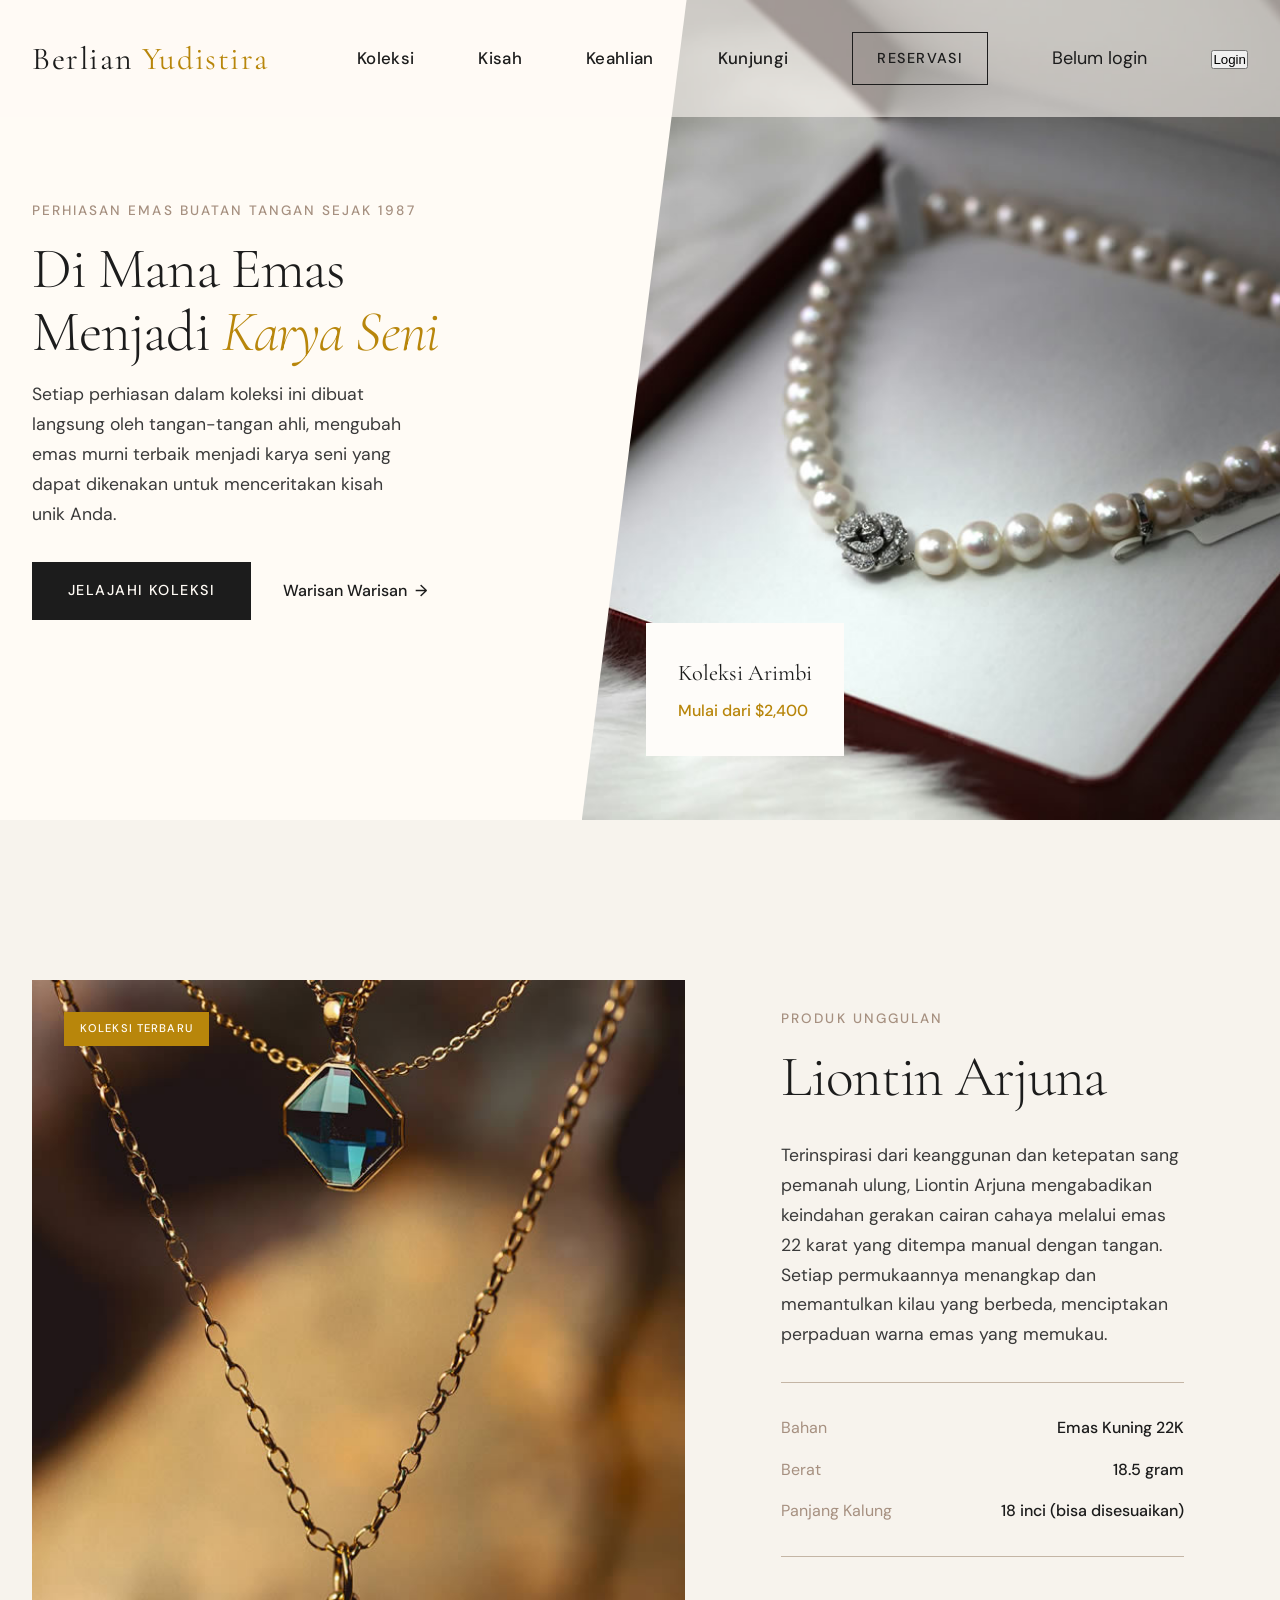
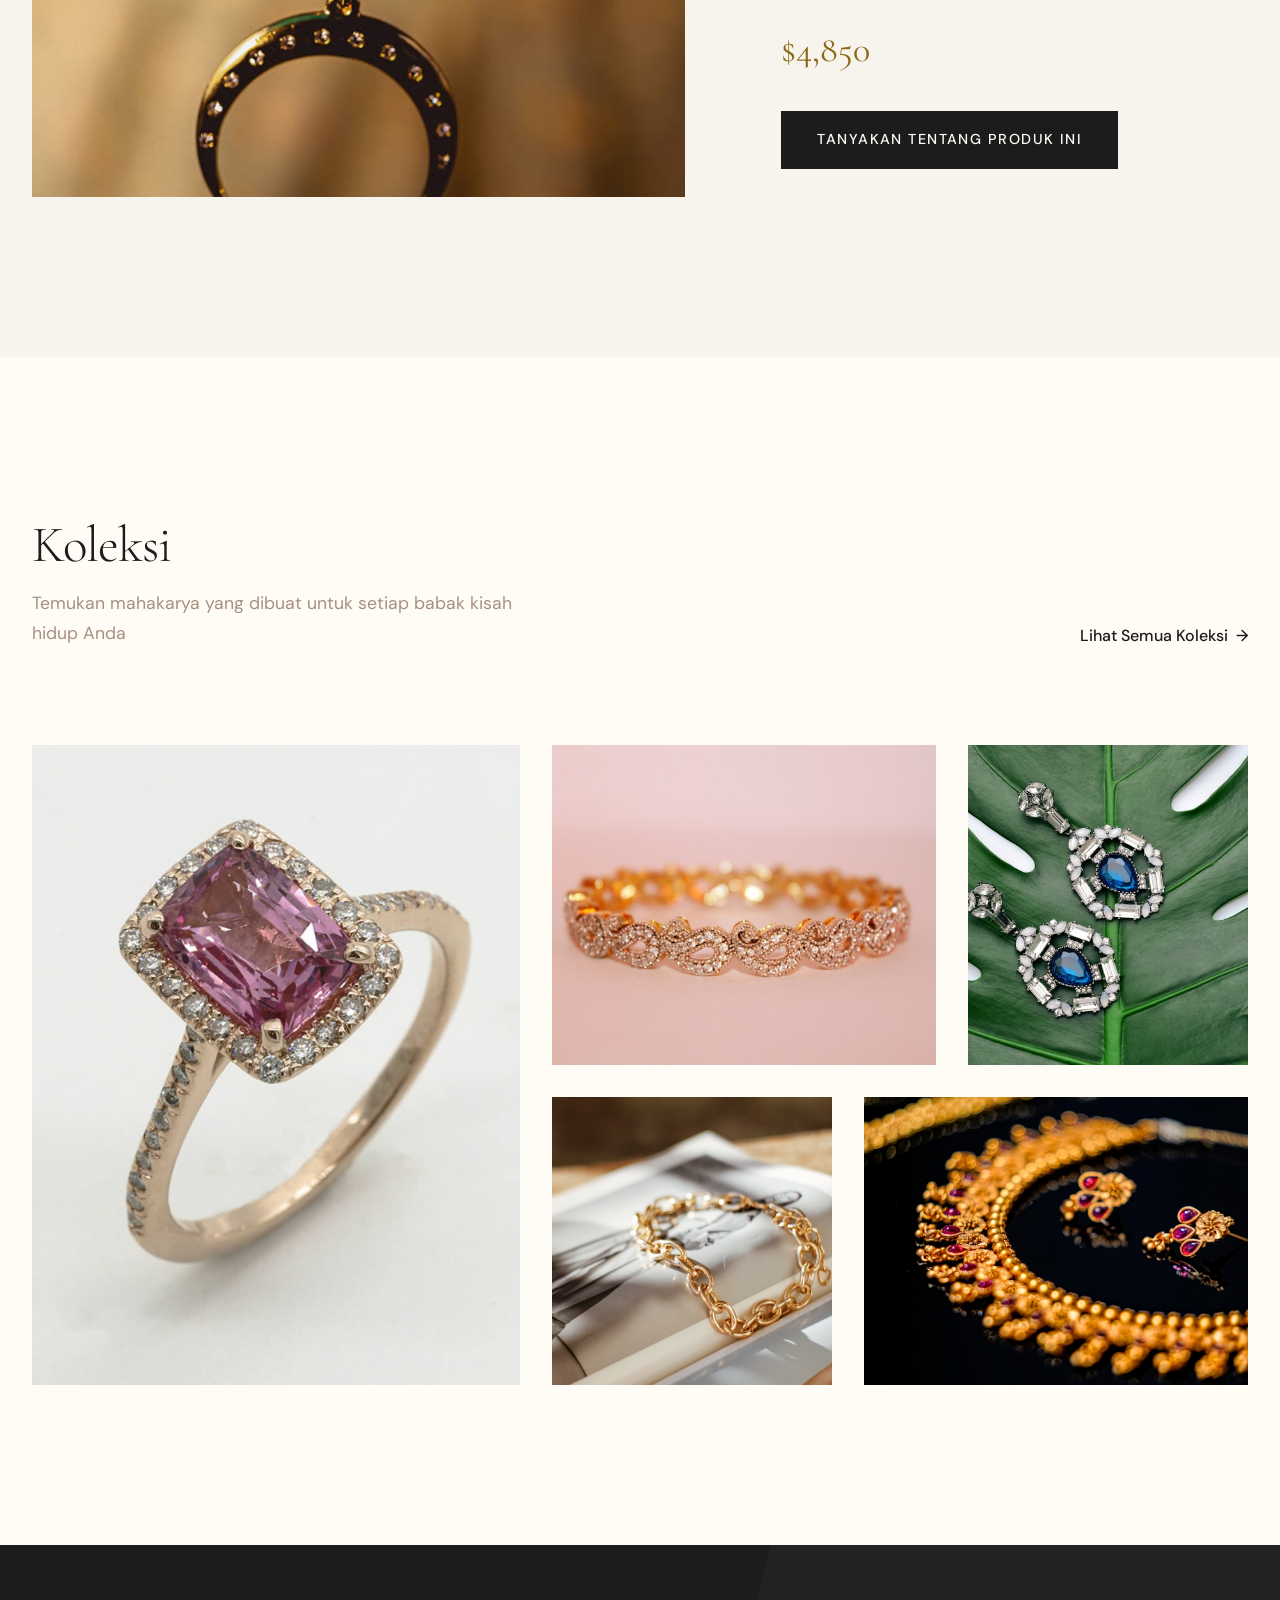
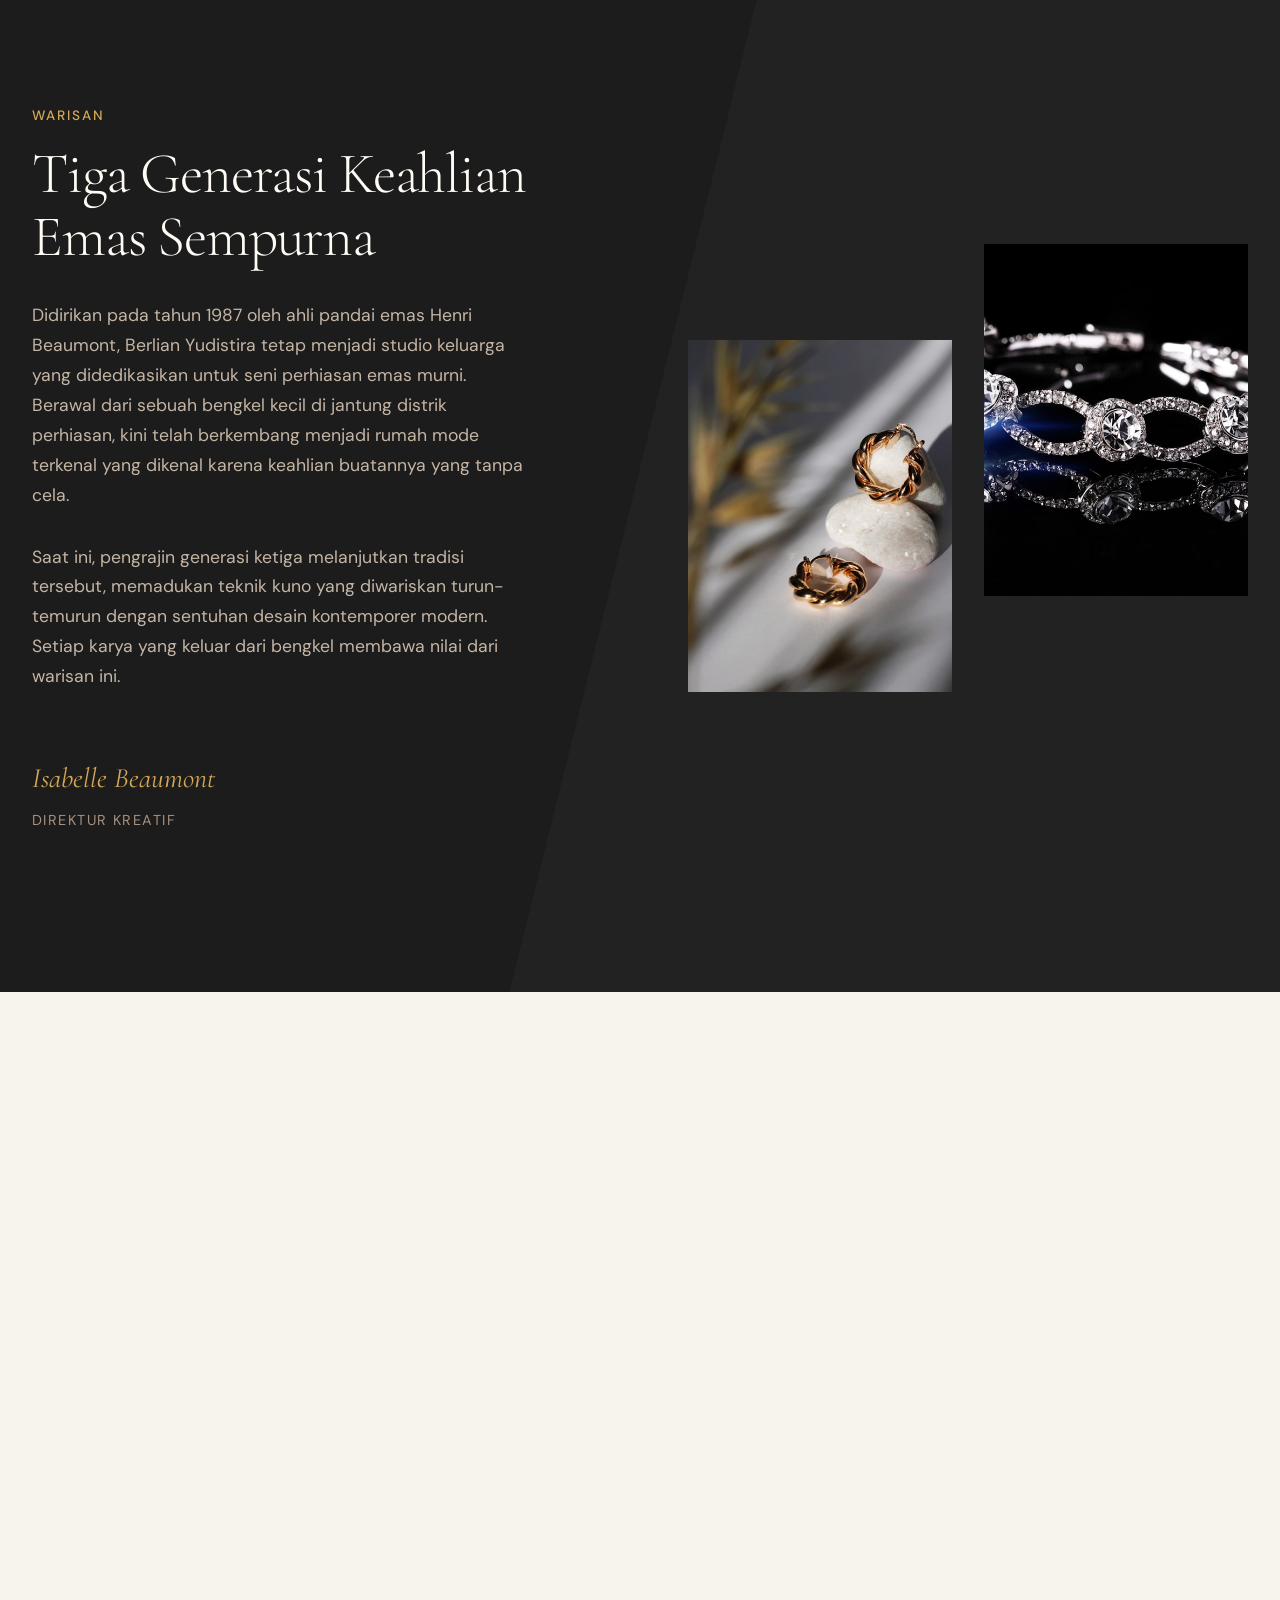
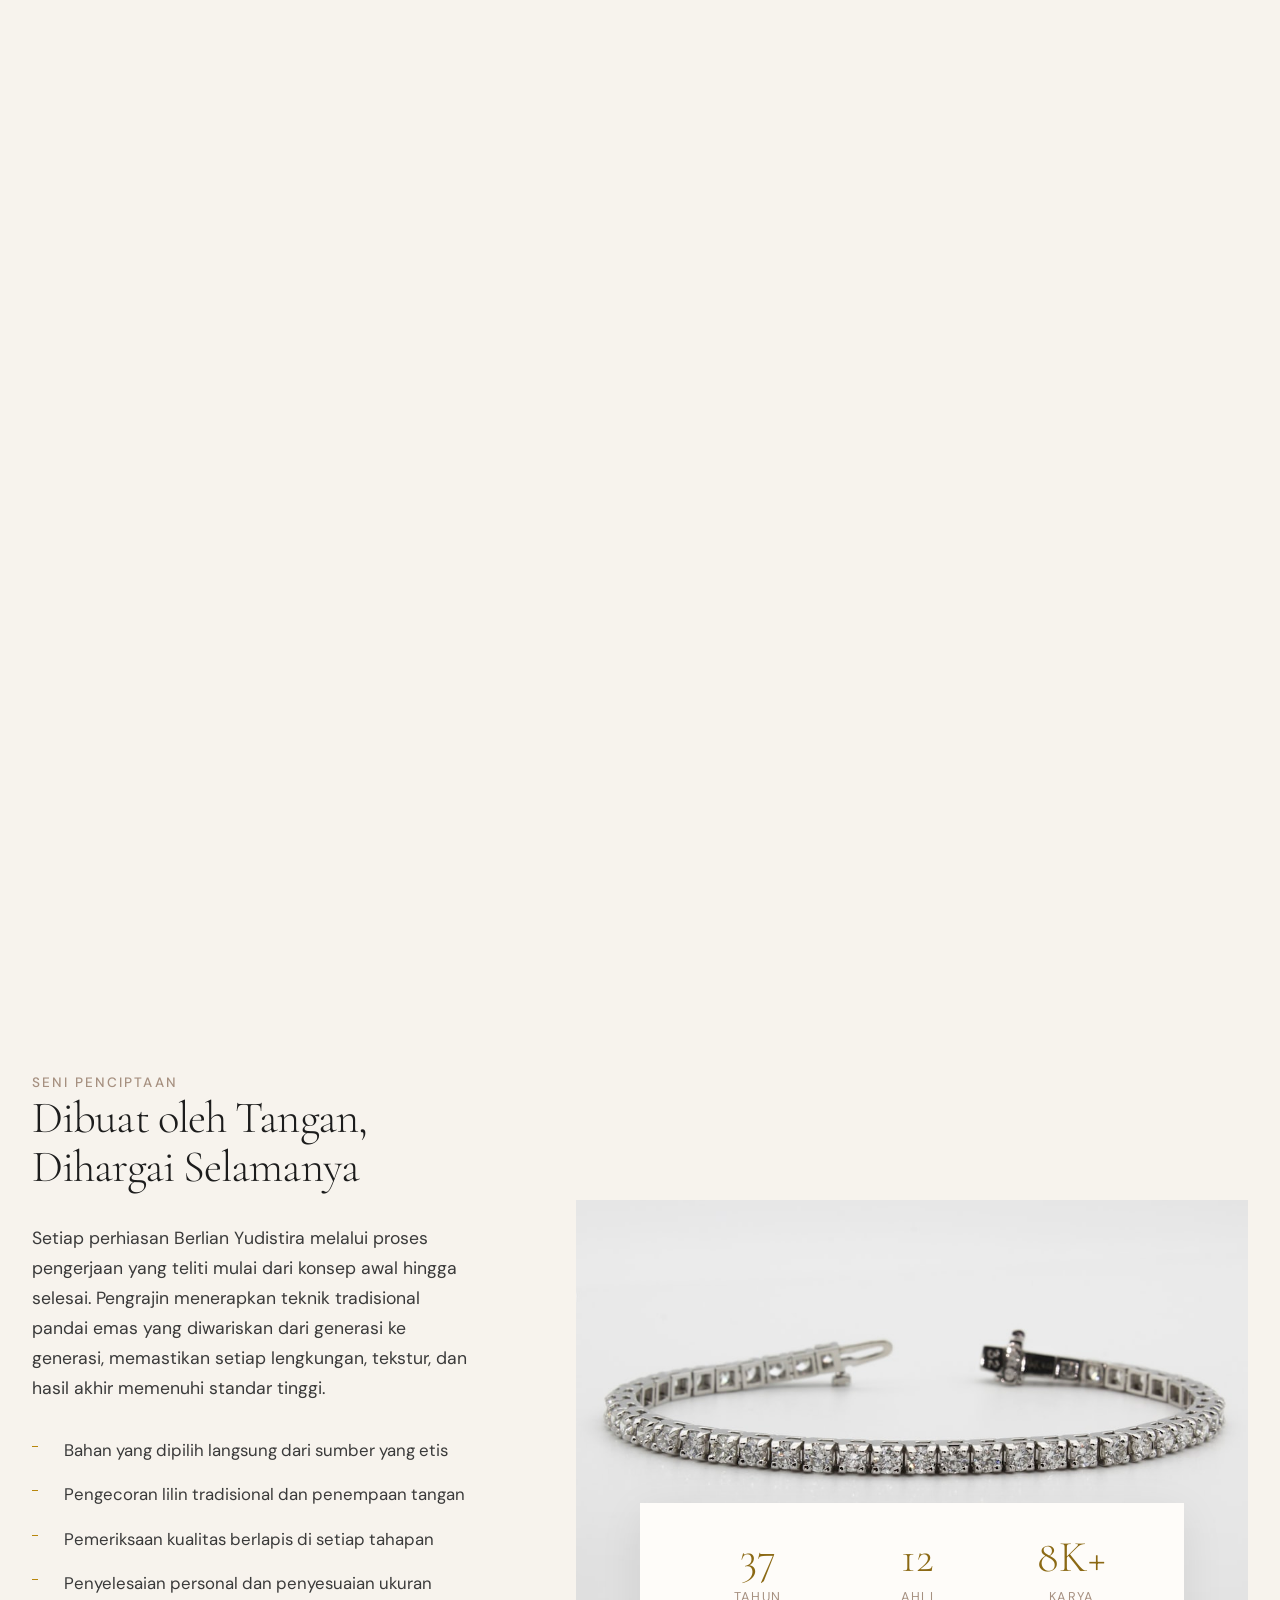
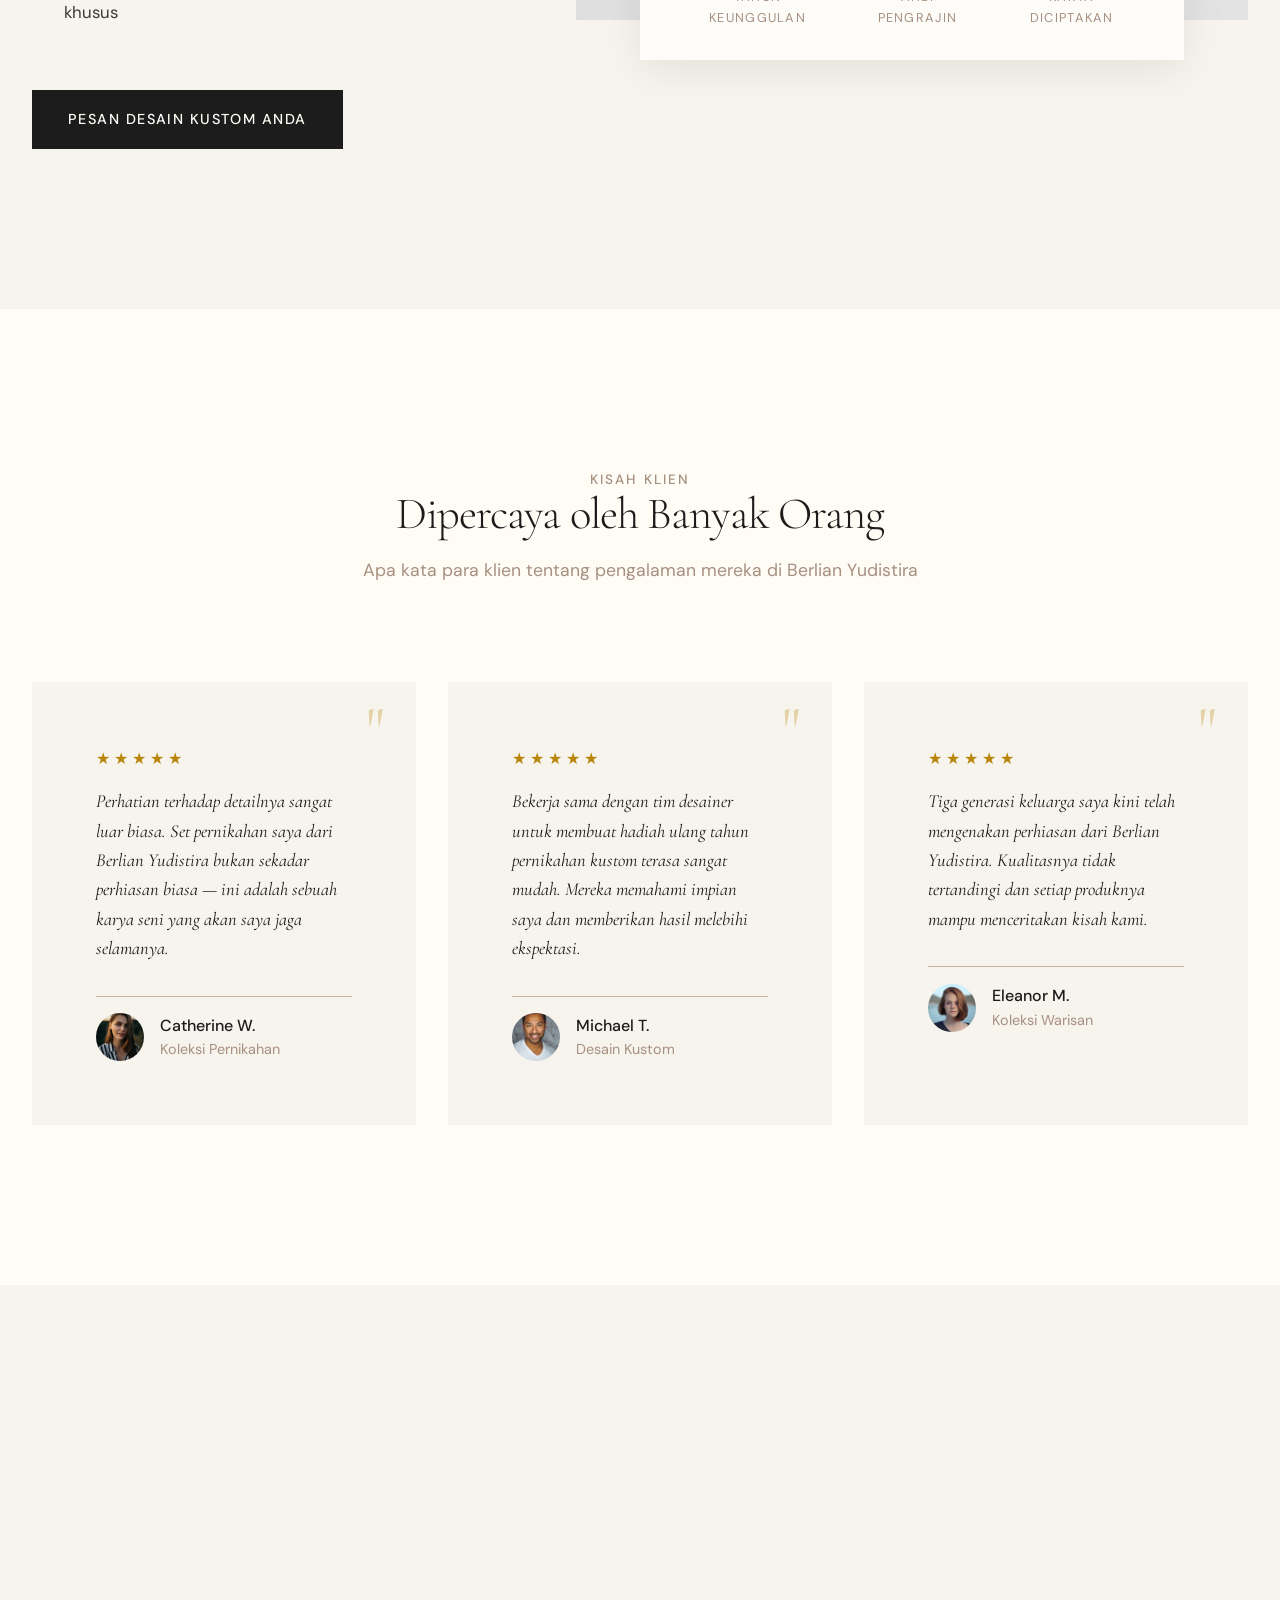
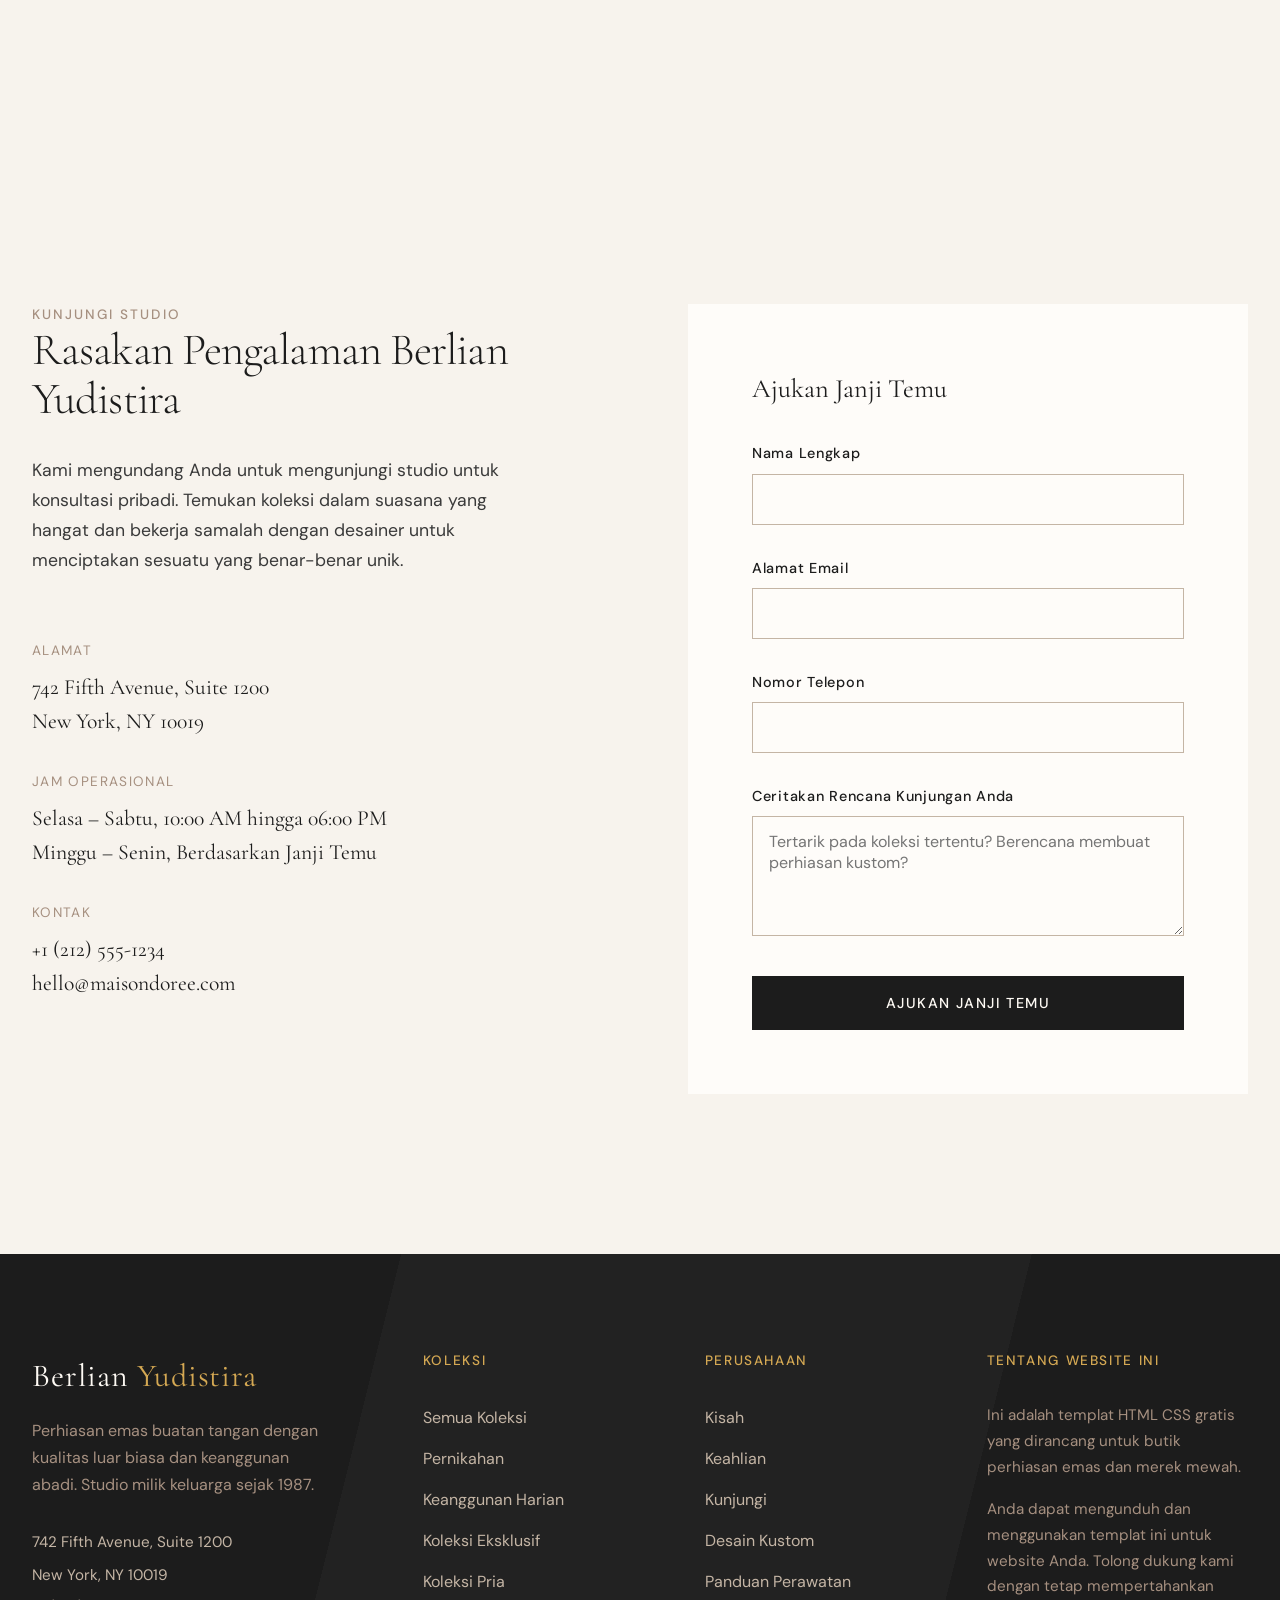
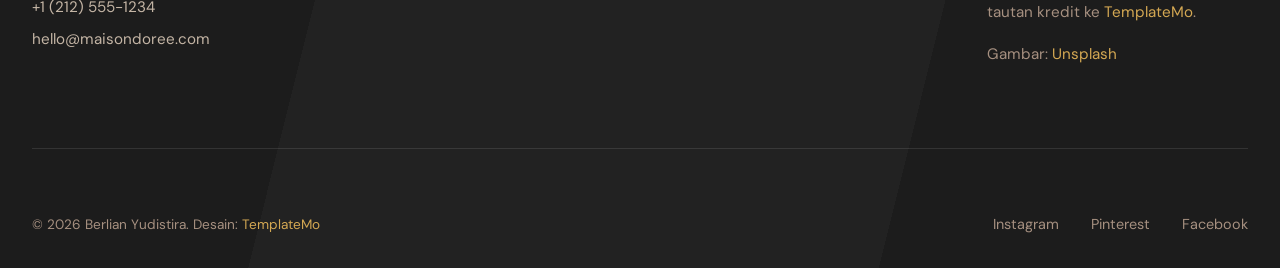
<file: index.html>
<!DOCTYPE html>
<html lang="id">
<head>
    <meta charset="UTF-8">
    <meta name="viewport" content="width=device-width, initial-scale=1.0">
    <title>Berlian Yudistira — Perhiasan Emas Murni</title>
    
    <link rel="preconnect" href="https://fonts.googleapis.com">
    <link rel="preconnect" href="https://fonts.gstatic.com" crossorigin>
    <link href="https://fonts.googleapis.com/css2?family=Cormorant+Garamond:ital,wght@0,300;0,400;0,500;0,600;1,300;1,400&family=DM+Sans:ital,wght@0,400;0,500;0,600;1,400&display=swap" rel="stylesheet">
    <link rel="stylesheet" href="templatemo-maison-style.css">
    </head>
<body>
    <header class="site-header" id="header">
        <div class="container">
            <div class="header-inner">
                <a href="#" class="logo">Berlian <span>Yudistira</span></a>
                
                <nav class="nav-main">
                    <a href="#collections">Koleksi</a>
                    <a href="#story">Kisah</a>
                    <a href="#craftsmanship">Keahlian</a>
                    <a href="#contact">Kunjungi</a>
                    <a href="#contact" class="nav-cta">Reservasi</a>
                     <p id="userInfo">Belum login</p>

    <div id="authArea">
        <button onclick="goLogin()" class="nac-cta">Login</button>
    </div>
                </nav>
                
                <button class="menu-toggle" id="menuToggle" aria-label="Toggle menu">
                    <span></span>
                    <span></span>
                    <span></span>
                </button>
            </div>
        </div>
    </header>
    
    <div class="mobile-overlay" id="mobileOverlay"></div>
    <nav class="mobile-nav" id="mobileNav">
        <button class="mobile-nav-close" id="mobileNavClose">×</button>
        <ul class="mobile-nav-links">
            <li><a href="#collections">Koleksi</a></li>
            <li><a href="#story">Kisah</a></li>
            <li><a href="#craftsmanship">Keahlian</a></li>
            <li><a href="#contact">Kunjungi</a></li>
        </ul>
        <div class="mobile-nav-cta">
            <a href="#contact" class="btn-primary">Buat Janji Temu</a>
        </div>
    </nav>
    
    <section class="hero">
        <div class="hero-content">
            <p class="text-label hero-tagline">Perhiasan Emas Buatan Tangan Sejak 1987</p>
            <h1 class="heading-display hero-title">
                Di Mana Emas<br>Menjadi <em>Karya Seni</em>
            </h1>
            <p class="text-body hero-description">
                Setiap perhiasan dalam koleksi ini dibuat langsung oleh tangan-tangan ahli, 
                mengubah emas murni terbaik menjadi karya seni yang dapat dikenakan untuk 
                menceritakan kisah unik Anda.
            </p>
            <div class="hero-actions">
                <a href="#collections" class="btn-primary">Jelajahi Koleksi</a>
                <a href="#story" class="btn-text">Warisan Warisan</a>
            </div>
        </div>
        <div class="hero-image">
            <div class="hero-slide active" data-title="Koleksi Arimbi" data-price="From $2,400">
                <img src="images/maison-hero-01.jpg" 
                     alt="Serpentine gold jewelry collection">
            </div>
            <div class="hero-slide" data-title="Liontin Arjuna" data-price="From $4,850">
                <img src="images/maison-hero-02.jpg" 
                     alt="Aurora gold pendant necklace">
            </div>
            <div class="hero-slide" data-title="Cincin Yudhistira" data-price="From $3,200">
                <img src="images/maison-hero-03.jpg" 
                     alt="Heritage gold ring collection">
            </div>
            <div class="hero-image-overlay">
                <p class="overlay-title" id="heroTitle">Koleksi Arimbi</p>
                <p class="overlay-price" id="heroPrice">Mulai dari $2,400</p>
            </div>
        </div>
    </section>
    
    <section class="featured-piece">
        <div class="container">
            <div class="featured-grid">
                <div class="featured-image-wrapper">
                    <div class="featured-image">
                        <img src="images/maison-hero-02.jpg" 
                             alt="Handcrafted gold necklace">
                    </div>
                        <div class="featured-badge">Koleksi Terbaru</div>
                </div>
                <div class="featured-content">
                    <p class="text-label featured-label">Produk Unggulan</p>
                    <h2 class="heading-display featured-title">
                        Liontin Arjuna
                    </h2>
                    <p class="text-body featured-description">
                        Terinspirasi dari keanggunan dan ketepatan sang pemanah ulung, 
                        Liontin Arjuna mengabadikan keindahan gerakan cairan cahaya 
                        melalui emas 22 karat yang ditempa manual dengan tangan. Setiap permukaannya 
                        menangkap dan memantulkan kilau yang berbeda, menciptakan perpaduan warna emas yang memukau.
                    </p>
                    <div class="featured-details">
                        <div class="detail-row">
                            <span class="detail-label">Bahan</span>
                            <span class="detail-value">Emas Kuning 22K</span>
                        </div>
                        <div class="detail-row">
                            <span class="detail-label">Berat</span>
                            <span class="detail-value">18.5 gram</span>
                        </div>
                        <div class="detail-row">
                            <span class="detail-label">Panjang Kalung</span>
                            <span class="detail-value">18 inci (bisa disesuaikan)</span>
                        </div>
                    </div>
                    <p class="featured-price">$4,850</p>
                    <a href="#contact" class="btn-primary">Tanyakan Tentang Produk Ini</a>
                </div>
            </div>
        </div>
    </section>
    
    <section class="collections" id="collections">
        <div class="container">
            <div class="section-header">
                <div class="section-header-left">
                    <h2 class="heading-display section-title">Koleksi</h2>
                    <p class="text-body section-subtitle">
                        Temukan mahakarya yang dibuat untuk setiap babak kisah hidup Anda
                    </p>
                </div>
                <a href="#" class="btn-text">Lihat Semua Koleksi</a>
            </div>
            
            <div class="collections-grid">
                <div class="collection-item">
                    <div class="collection-image">
                        <img src="images/maison-hero-03.jpg" 
                             alt="Bridal jewelry collection">
                    </div>
                    <div class="collection-overlay">
                        <h3 class="collection-name">Koleksi Kunti (Pernikahan)</h3>
                        <p class="collection-count">24 produk</p>
                    </div>
                </div>
                
                <div class="collection-item">
                    <div class="collection-image">
                        <img src="images/maison-doree-01.jpg" 
                             alt="Everyday gold jewelry">
                    </div>
                    <div class="collection-overlay">
                        <h3 class="collection-name">Keanggunan Nakula</h3>
                        <p class="collection-count">36 produk</p>
                    </div>
                </div>
                
                <div class="collection-item">
                    <div class="collection-image">
                        <img src="images/maison-doree-02.jpg" 
                             alt="Statement gold pieces">
                    </div>
                    <div class="collection-overlay">
                        <h3 class="collection-name">Seri Eksklusif Sadewa</h3>
                        <p class="collection-count">18 produk</p>
                    </div>
                </div>
                
                <div class="collection-item">
                    <div class="collection-image">
                        <img src="images/maison-doree-03.jpg" 
                             alt="Heritage collection">
                    </div>
                    <div class="collection-overlay">
                        <h3 class="collection-name">Warisan Yudhistira</h3>
                        <p class="collection-count">12 produk</p>
                    </div>
                </div>
                
                <div class="collection-item">
                    <div class="collection-image">
                        <img src="images/maison-doree-04.jpg" 
                             alt="Men's gold collection">
                    </div>
                    <div class="collection-overlay">
                        <h3 class="collection-name">Koleksi Bima (Pria)</h3>
                        <p class="collection-count">15 produk</p>
                    </div>
                </div>
            </div>
        </div>
    </section>
    
    <section class="story" id="story">
        <div class="container">
            <div class="story-grid">
                <div class="story-content">
                    <p class="text-label story-label">Warisan</p>
                    <h2 class="heading-display story-title">
                        Tiga Generasi Keahlian Emas Sempurna
                    </h2>
                    <p class="text-body story-text">
                        Didirikan pada tahun 1987 oleh ahli pandai emas Henri Beaumont, 
                        Berlian Yudistira tetap menjadi studio keluarga yang didedikasikan untuk 
                        seni perhiasan emas murni. Berawal dari sebuah bengkel kecil 
                        di jantung distrik perhiasan, kini telah berkembang menjadi rumah mode 
                        terkenal yang dikenal karena keahlian buatannya yang tanpa cela.
                    </p>
                    <p class="text-body story-text">
                        Saat ini, pengrajin generasi ketiga melanjutkan 
                        tradisi tersebut, memadukan teknik kuno yang diwariskan turun-temurun dengan 
                        sentuhan desain kontemporer modern. Setiap karya yang 
                        keluar dari bengkel membawa nilai dari warisan ini.
                    </p>
                    <div class="story-signature">
                        <p class="signature-name">Isabelle Beaumont</p>
                        <p class="signature-title">Direktur Kreatif</p>
                    </div>
                </div>
                <div class="story-images">
                    <div class="story-image">
                        <img src="images/maison-doree-05.jpg" 
                             alt="Goldsmith at work">
                    </div>
                    <div class="story-image">
                        <img src="images/maison-doree-06.jpg" 
                             alt="Jewelry crafting detail">
                    </div>
                </div>
            </div>
        </div>
    </section>
    
    <section class="craftsmanship" id="craftsmanship">
        <div class="container">
            <div class="featured-image">
    <iframe width="100%" height="100%" src="https://www.youtube.com/embed/OxfMueF0URc" title="BACK WITH A BANG! OVER $100,000,000 IN DIAMONDS!" frameborder="0" allow="accelerometer; autoplay; clipboard-write; encrypted-media; gyroscope; picture-in-picture; web-share" referrerpolicy="strict-origin-when-cross-origin" allowfullscreen></iframe>
            </div>
            <div class="craft-grid">
                <div class="craft-content">
                    <p class="text-label">Seni Penciptaan</p>
                    <h2 class="heading-display craft-title">
                        Dibuat oleh Tangan, Dihargai Selamanya
                    </h2>
                    <p class="text-body craft-text">
                        Setiap perhiasan Berlian Yudistira melalui proses pengerjaan yang teliti 
                        mulai dari konsep awal hingga selesai. Pengrajin menerapkan 
                        teknik tradisional pandai emas yang diwariskan dari 
                        generasi ke generasi, memastikan setiap lengkungan, tekstur, dan hasil akhir 
                        memenuhi standar tinggi.
                    </p>
                    <ul class="craft-list text-body">
                        <li>Bahan yang dipilih langsung dari sumber yang etis</li>
                        <li>Pengecoran lilin tradisional dan penempaan tangan</li>
                        <li>Pemeriksaan kualitas berlapis di setiap tahapan</li>
                        <li>Penyelesaian personal dan penyesuaian ukuran khusus</li>
                    </ul>
                    <a href="#contact" class="btn-primary">Pesan Desain Kustom Anda</a>
                </div>
                <div class="craft-image-wrapper">
                    <div class="craft-image">
                        <img src="images/maison-doree-07.jpg" 
                             alt="Jewelry craftsmanship workshop">
                    </div>
                    <div class="craft-stats">
                        <div class="stat-item">
                            <p class="stat-number">37</p>
                            <p class="stat-label">Tahun Keunggulan</p>
                        </div>
                        <div class="stat-item">
                            <p class="stat-number">12</p>
                            <p class="stat-label">Ahli Pengrajin</p>
                        </div>
                        <div class="stat-item">
                            <p class="stat-number">8K+</p>
                            <p class="stat-label">Karya Diciptakan</p>
                        </div>
                    </div>
                </div>
            </div>
        </div>
    </section>
    
    <section class="testimonials">
        <div class="container">
            <div class="testimonials-header">
                <p class="text-label">Kisah Klien</p>
                <h2 class="heading-display testimonials-title">Dipercaya oleh Banyak Orang</h2>
                <p class="text-body testimonials-subtitle">Apa kata para klien tentang pengalaman mereka di Berlian Yudistira</p>
            </div>
            
            <div class="testimonials-grid">
                <div class="testimonial-card">
                    <div class="testimonial-stars">
                        <span>★</span><span>★</span><span>★</span><span>★</span><span>★</span>
                    </div>
                    <p class="testimonial-text">
                        Perhatian terhadap detailnya sangat luar biasa. Set pernikahan saya dari Berlian Yudistira bukan sekadar perhiasan biasa — ini adalah sebuah karya seni yang akan saya jaga selamanya.
                    </p>
                    <div class="testimonial-author">
                        <div class="testimonial-avatar">
                            <img src="images/avatar-01.jpg" alt="Catherine W.">
                        </div>
                        <div class="testimonial-info">
                            <p class="testimonial-name">Catherine W.</p>
                            <p class="testimonial-detail">Koleksi Pernikahan</p>
                        </div>
                    </div>
                </div>
                
                <div class="testimonial-card">
                    <div class="testimonial-stars">
                        <span>★</span><span>★</span><span>★</span><span>★</span><span>★</span>
                    </div>
                    <p class="testimonial-text">
                        Bekerja sama dengan tim desainer untuk membuat hadiah ulang tahun pernikahan kustom terasa sangat mudah. Mereka memahami impian saya dan memberikan hasil melebihi ekspektasi.
                    </p>
                    <div class="testimonial-author">
                        <div class="testimonial-avatar">
                            <img src="images/avatar-02.jpg" alt="Michael T.">
                        </div>
                        <div class="testimonial-info">
                            <p class="testimonial-name">Michael T.</p>
                            <p class="testimonial-detail">Desain Kustom</p>
                        </div>
                    </div>
                </div>
                
                <div class="testimonial-card">
                    <div class="testimonial-stars">
                        <span>★</span><span>★</span><span>★</span><span>★</span><span>★</span>
                    </div>
                    <p class="testimonial-text">
                        Tiga generasi keluarga saya kini telah mengenakan perhiasan dari Berlian Yudistira. Kualitasnya tidak tertandingi dan setiap produknya mampu menceritakan kisah kami.
                    </p>
                    <div class="testimonial-author">
                        <div class="testimonial-avatar">
                            <img src="images/avatar-03.jpg" alt="Eleanor M.">
                        </div>
                        <div class="testimonial-info">
                            <p class="testimonial-name">Eleanor M.</p>
                            <p class="testimonial-detail">Koleksi Warisan</p>
                        </div>
                    </div>
                </div>
            </div>
        </div>
    </section>
    
    <section class="contact" id="contact">
        <div class="container">
        <iframe src="https://www.google.com/maps/embed?pb=!1m18!1m12!1m3!1d3944.3783050307475!2d115.2317998750145!3d-8.655523691391666!2m3!1f0!2f0!3f0!3m2!1i1024!2i768!4f13.1!3m3!1m2!1s0x2dd2408774ac0e19%3A0xee8eace99d65c91e!2sTaman%20Budaya%20Provinsi%20Bali%20Werdhi%20Budaya%20Art%20Centre!5e0!3m2!1sid!2sid!4v1781875725679!5m2!1sid!2sid" width="600" height="450" style="border:0;" allowfullscreen="" loading="lazy" referrerpolicy="no-referrer-when-downgrade"></iframe>
            <div class="contact-grid">
                <div class="contact-content">
                    <p class="text-label">Kunjungi Studio</p>
                    <h2 class="heading-display contact-title">
                        Rasakan Pengalaman Berlian Yudistira
                    </h2>
                    <p class="text-body contact-text">
                        Kami mengundang Anda untuk mengunjungi studio untuk konsultasi pribadi. 
                        Temukan koleksi dalam suasana yang hangat dan bekerja samalah 
                        dengan desainer untuk menciptakan sesuatu yang benar-benar unik.
                    </p>
                    
                    <div class="contact-details">
                        <div class="contact-item">
                            <p class="contact-item-label">Alamat</p>
                            <p class="contact-item-value">
                                742 Fifth Avenue, Suite 1200<br>
                                New York, NY 10019
                            </p>
                        </div>
                        <div class="contact-item">
                            <p class="contact-item-label">Jam Operasional</p>
                            <p class="contact-item-value">
                                Selasa – Sabtu, 10:00 AM hingga 06:00 PM<br>
                                Minggu – Senin, Berdasarkan Janji Temu
                            </p>
                        </div>
                        <div class="contact-item">
                            <p class="contact-item-label">Kontak</p>
                            <p class="contact-item-value">
                                <a href="tel:+12125551234">+1 (212) 555-1234</a><br>
                                <a href="mailto:hello@maisondoree.com">hello@maisondoree.com</a>
                            </p>
                        </div>
                    </div>
                </div>
                
                <div class="contact-form-wrapper">
                    <h3 class="form-title">Ajukan Janji Temu</h3>
                    <form id="appointmentForm">
                        <div class="form-group">
                            <label class="form-label" for="name">Nama Lengkap</label>
                            <input type="text" id="name" name="name" class="form-input" required>
                        </div>
                        <div class="form-group">
                            <label class="form-label" for="email">Alamat Email</label>
                            <input type="email" id="email" name="email" class="form-input" required>
                        </div>
                        <div class="form-group">
                            <label class="form-label" for="phone">Nomor Telepon</label>
                            <input type="tel" id="phone" name="phone" class="form-input">
                        </div>
                        <div class="form-group">
                            <label class="form-label" for="message">Ceritakan Rencana Kunjungan Anda</label>
                            <textarea id="message" name="message" class="form-textarea" 
                                placeholder="Tertarik pada koleksi tertentu? Berencana membuat perhiasan kustom?"></textarea>
                        </div>
                        <button type="submit" class="form-submit">Ajukan Janji Temu</button>
                    </form>
                </div>
            </div>
        </div>
    </section>
    
    <footer class="site-footer">
        <div class="container">
            <div class="footer-grid">
                <div class="footer-brand">
                    <p class="footer-logo">Berlian <span>Yudistira</span></p>
                    <p class="footer-tagline">
                        Perhiasan emas buatan tangan dengan kualitas luar biasa dan keanggunan abadi. Studio milik keluarga sejak 1987.
                    </p>
                    <div class="footer-contact-info">
                        <p>742 Fifth Avenue, Suite 1200</p>
                        <p>New York, NY 10019</p>
                        <p><a href="tel:+12125551234">+1 (212) 555-1234</a></p>
                        <p><a href="mailto:hello@maisondoree.com">hello@maisondoree.com</a></p>
                    </div>
                </div>
                
                <div class="footer-column">
                    <h4 class="footer-column-title">Koleksi</h4>
                    <ul class="footer-links">
                        <li><a href="#collections">Semua Koleksi</a></li>
                        <li><a href="#">Pernikahan</a></li>
                        <li><a href="#">Keanggunan Harian</a></li>
                        <li><a href="#">Koleksi Eksklusif</a></li>
                        <li><a href="#">Koleksi Pria</a></li>
                    </ul>
                </div>
                
                <div class="footer-column">
                    <h4 class="footer-column-title">Perusahaan</h4>
                    <ul class="footer-links">
                        <li><a href="#story">Kisah</a></li>
                        <li><a href="#craftsmanship">Keahlian</a></li>
                        <li><a href="#contact">Kunjungi</a></li>
                        <li><a href="#">Desain Kustom</a></li>
                        <li><a href="#">Panduan Perawatan</a></li>
                    </ul>
                </div>
                
                <div class="footer-column footer-about">
                    <h4 class="footer-column-title">Tentang Website Ini</h4>
                    <p>
                        Ini adalah templat HTML CSS gratis yang dirancang untuk butik perhiasan emas dan merek mewah.
                    </p>
                    <p>
                        Anda dapat mengunduh dan menggunakan templat ini untuk website Anda. Tolong dukung kami dengan tetap mempertahankan tautan kredit ke <a href="https://templatemo.com" target="_blank">TemplateMo</a>.
                    </p>
                    <p>
                        Gambar: <a href="https://unsplash.com" target="_blank">Unsplash</a>
                    </p>
                </div>
            </div>
            
            <div class="footer-bottom">
                <p class="footer-copyright">© 2026 Berlian Yudistira. Desain: <a href="https://templatemo.com" target="_blank" rel="nofollow">TemplateMo</a></p>
                <div class="footer-social">
                    <a href="#">Instagram</a>
                    <a href="#">Pinterest</a>
                    <a href="#">Facebook</a>
                </div>
            </div>
        </div>
    </footer>
    <script src="templatemo-maison-doree.js"></script>
     <script src="login/js/welcome.js"></script>
</body>
</html>
</file>
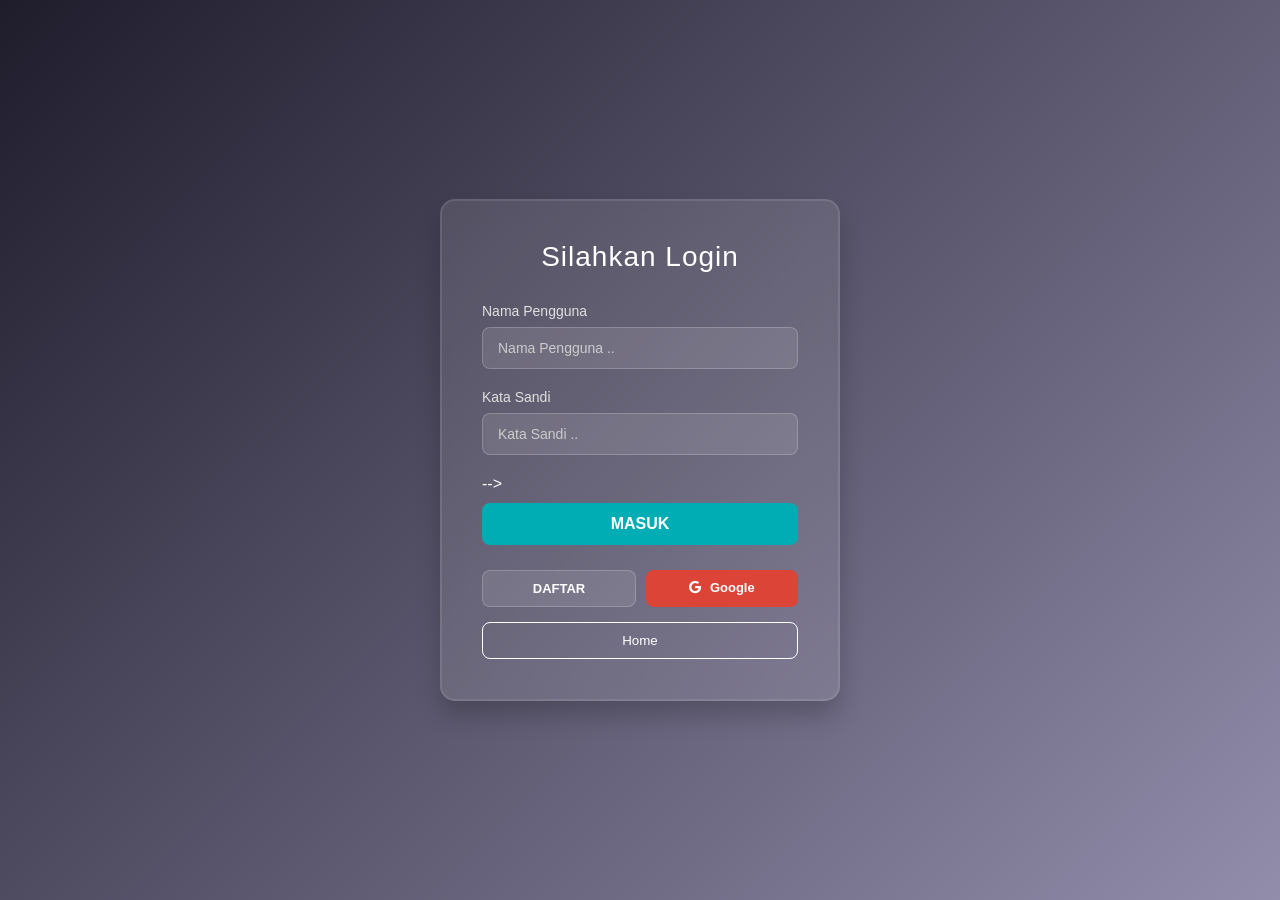
<file: login/index.html>
<!DOCTYPE html>
<html lang="id">
<head>
    <meta charset="UTF-8">
    <meta name="viewport" content="width=device-width, initial-scale=1.0">
    <title>Login - Akun GitHub Style</title>
    <link rel="stylesheet" href="style.css">
    <link rel="stylesheet" href="https://cdnjs.cloudflare.com/ajax/libs/font-awesome/6.0.0/css/all.min.css">
</head>
<body>

    <div class="container">
        <form id="loginForm">
            <h3>Silahkan Login</h3>
            
            <div class="input-group">
                <label for="username">Nama Pengguna</label>
                <input type="text" id="username" placeholder="Nama Pengguna .." required="required">
            </div>

            <div class="input-group">
                <label for="password">Kata Sandi</label>
                <input type="password" id="password" placeholder="Kata Sandi .." required="required">
            </div>
            
            -->
            
            <button type="submit" class="btn-submit">masuk</button>

            <div class="social">
                <div class="go"><a href="register.html">DAFTAR</a></div>
                <div class="kanan"><i class="fab fa-google"></i> Google</div>
            </div>

            <button type="button" class="btn-home" onclick="location.href='../index.html';">Home</button>
            
            <div id="alertBox" class="alert" style="display:none;"></div>
        </form>
    </div>

    <script src="js/login.js"></script>
</body>
</html>
</file>
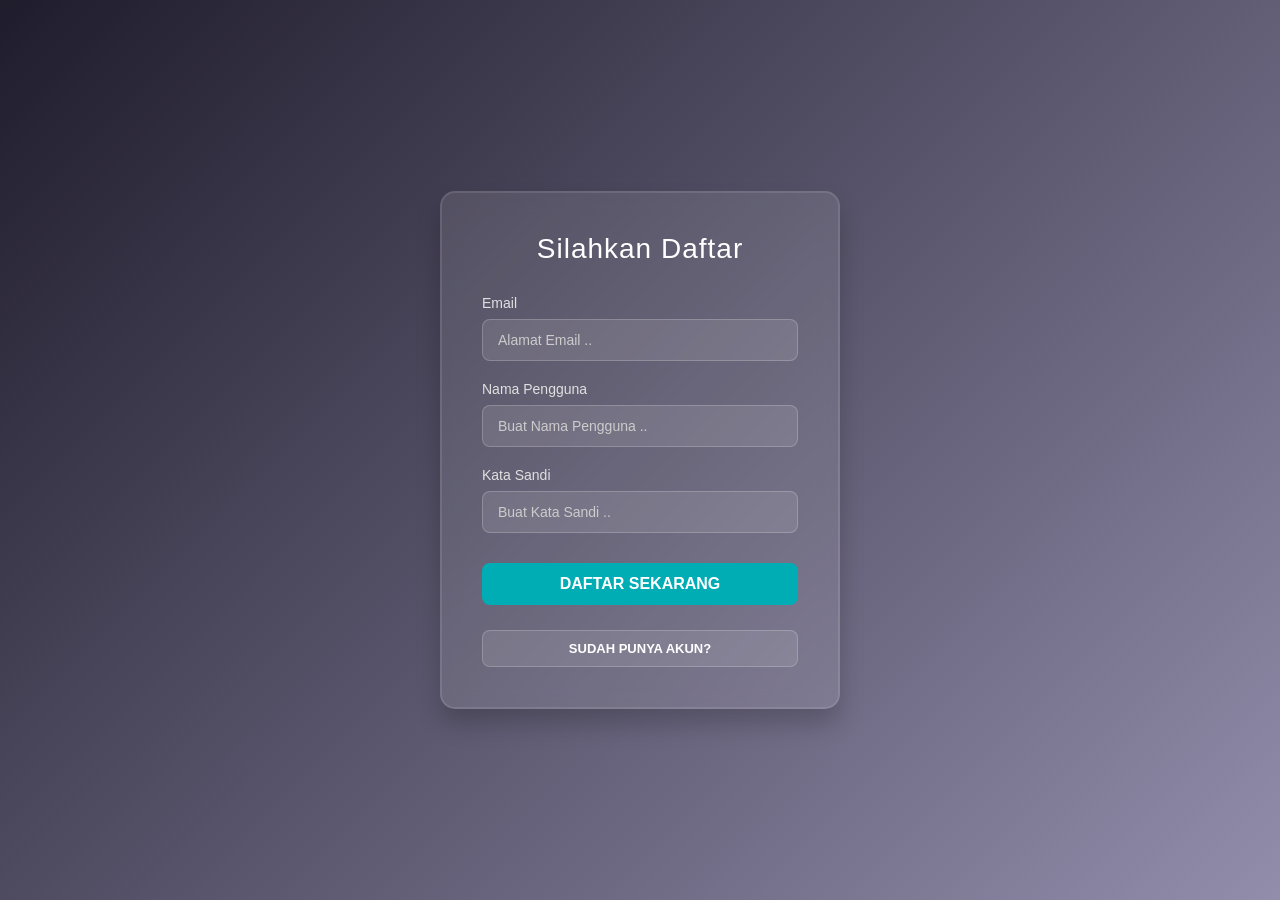
<file: login/register.html>
<!DOCTYPE html>
<html lang="id">
<head>
    <meta charset="UTF-8">
    <meta name="viewport" content="width=device-width, initial-scale=1.0">
    <title>Daftar Akun Baru</title>
    <link rel="stylesheet" href="style.css">
    <link rel="stylesheet" href="https://cdnjs.cloudflare.com/ajax/libs/font-awesome/6.0.0/css/all.min.css">
</head>
<body>

    <div class="container">
        <form id="registerForm">
            <h3>Silahkan Daftar</h3>
            
            <div class="input-group">
                <label for="reg-email">Email</label>
                <input type="email" id="reg-email" placeholder="Alamat Email .." required="required">
            </div>

            <div class="input-group">
                <label for="reg-username">Nama Pengguna</label>
                <input type="text" id="reg-username" placeholder="Buat Nama Pengguna .." required="required">
            </div>

            <div class="input-group">
                <label for="reg-password">Kata Sandi</label>
                <input type="password" id="reg-password" placeholder="Buat Kata Sandi .." required="required">
            </div>
            
            <button type="submit" class="btn-submit">Daftar Sekarang</button>

            <div class="social">
                <div class="go"><a href="index.html">SUDAH PUNYA AKUN?</a></div>
            </div>
        </form>
    </div>

</body>
</html>
</file>
<file: templatemo-maison-style.css>
@charset "utf-8";
/* 

CSS Document 

TemplateMo 611 Maison Doree

https://templatemo.com/tm-611-maison-doree

*/

:root {
	--color-cream: #FFFBF5;
	--color-ivory: #F7F3ED;
	--color-warm-white: #FEFCF9;
	--color-gold: #B8860B;
	--color-gold-light: #D4A853;
	--color-gold-dark: #8B6914;
	--color-charcoal: #1C1C1C;
	--color-charcoal-soft: #3A3A3A;
	--color-taupe: #A69080;
	--color-taupe-light: #C4B5A5;

	--font-display: 'Cormorant Garamond', Georgia, serif;
	--font-body: 'DM Sans', -apple-system, sans-serif;

	--space-xs: 0.5rem;
	--space-sm: 1rem;
	--space-md: 2rem;
	--space-lg: 4rem;
	--space-xl: 6rem;
	--space-2xl: 10rem;
}

*,
*::before,
*::after {
	margin: 0;
	padding: 0;
	box-sizing: border-box;
}

html {
	scroll-behavior: smooth;
}

body {
	font-family: var(--font-body);
	font-size: 18px;
	line-height: 1.6;
	color: var(--color-charcoal);
	background-color: var(--color-cream);
	-webkit-font-smoothing: antialiased;
}

img {
	max-width: 100%;
	height: auto;
	display: block;
}

a {
	color: inherit;
	text-decoration: none;
}

/* Typography */
.heading-display {
	font-family: var(--font-display);
	font-weight: 300;
	line-height: 1.1;
	letter-spacing: -0.02em;
}

.heading-editorial {
	font-family: var(--font-display);
	font-weight: 400;
	font-style: italic;
	line-height: 1.2;
}

.text-label {
	font-family: var(--font-body);
	font-size: 0.85rem;
	font-weight: 500;
	letter-spacing: 0.15em;
	text-transform: uppercase;
	color: var(--color-taupe);
}

.text-body {
	font-family: var(--font-body);
	font-size: 1.1rem;
	line-height: 1.7;
	color: var(--color-charcoal-soft);
}

/* Layout Utilities */
.container {
	width: 100%;
	max-width: 1400px;
	margin: 0 auto;
	padding: 0 var(--space-md);
}

.container--narrow {
	max-width: 900px;
}

.container--wide {
	max-width: 1600px;
}

/* ========================================
           HEADER / NAVIGATION
        ======================================== */
.site-header {
	position: fixed;
	top: 0;
	left: 0;
	right: 0;
	z-index: 1000;
	padding: var(--space-md) 0;
	transition: background 0.4s ease, padding 0.4s ease;
}

.site-header::before {
	content: '';
	position: absolute;
	top: 0;
	left: 0;
	right: 0;
	bottom: 0;
	background-color: rgba(255, 251, 245, 0.6);
	z-index: -1;
}

.site-header.scrolled {
	background: rgba(255, 251, 245, 0.98);
	backdrop-filter: blur(10px);
	padding: var(--space-sm) 0;
	box-shadow: 0 1px 0 rgba(0, 0, 0, 0.05);
}

.site-header.scrolled::before {
	display: none;
}

.header-inner {
	display: flex;
	align-items: center;
	justify-content: space-between;
}

.logo {
	font-family: var(--font-display);
	font-size: 2rem;
	font-weight: 400;
	letter-spacing: 0.05em;
}

.logo span {
	color: var(--color-gold);
}

.nav-main {
	display: flex;
	align-items: center;
	gap: var(--space-lg);
}

.nav-main a:not(.nav-cta) {
	font-family: var(--font-body);
	font-size: 1.05rem;
	font-weight: 500;
	letter-spacing: 0.02em;
	position: relative;
	padding: var(--space-xs) 0;
	transition: color 0.3s ease;
}

.nav-main a:not(.nav-cta):hover {
	color: var(--color-gold);
}

.nav-cta {
	font-family: var(--font-body);
	font-size: 0.9rem;
	font-weight: 500;
	letter-spacing: 0.1em;
	text-transform: uppercase;
	padding: 0.875rem 1.5rem;
	border: 1px solid var(--color-charcoal);
	transition: all 0.3s ease;
}

.nav-cta:hover {
	background-color: var(--color-charcoal);
	color: var(--color-cream);
}

/* Mobile Menu Toggle */
.menu-toggle {
	display: none;
	flex-direction: column;
	gap: 5px;
	background: none;
	border: none;
	cursor: pointer;
	padding: 10px;
}

.menu-toggle span {
	display: block;
	width: 24px;
	height: 1.5px;
	background-color: var(--color-charcoal);
	transition: all 0.3s ease;
}

/* ========================================
           HERO SECTION
        ======================================== */
.hero {
	min-height: 600px;
	max-height: 820px;
	height: 100vh;
	display: grid;
	grid-template-columns: 1fr 1.2fr;
	background-color: var(--color-cream);
	overflow: hidden;
}

.hero-content {
	display: flex;
	flex-direction: column;
	justify-content: center;
	padding: var(--space-md) var(--space-lg);
	padding-left: max(var(--space-md), calc((100vw - 1400px) / 2 + var(--space-md)));
}

.hero-tagline {
	margin-bottom: var(--space-sm);
	opacity: 0;
	transform: translateY(20px);
	animation: fadeUp 0.8s ease forwards;
	animation-delay: 0.3s;
}

.hero-title {
	font-size: clamp(2.5rem, 4.5vw, 4rem);
	margin-bottom: var(--space-sm);
	opacity: 0;
	transform: translateY(30px);
	animation: fadeUp 0.8s ease forwards;
	animation-delay: 0.5s;
}

.hero-title em {
	font-style: italic;
	color: var(--color-gold);
}

.hero-description {
	max-width: 380px;
	margin-bottom: var(--space-md);
	opacity: 0;
	transform: translateY(20px);
	animation: fadeUp 0.8s ease forwards;
	animation-delay: 0.7s;
}

.hero-actions {
	display: flex;
	align-items: center;
	gap: var(--space-md);
	opacity: 0;
	transform: translateY(20px);
	animation: fadeUp 0.8s ease forwards;
	animation-delay: 0.9s;
}

.btn-primary {
	display: inline-flex;
	align-items: center;
	gap: var(--space-sm);
	font-family: var(--font-body);
	font-size: 0.9rem;
	font-weight: 500;
	letter-spacing: 0.1em;
	text-transform: uppercase;
	padding: 1.1rem 2.25rem;
	background-color: var(--color-charcoal);
	color: var(--color-cream);
	border: none;
	cursor: pointer;
	transition: all 0.3s ease;
}

.btn-primary:hover {
	background-color: var(--color-gold-dark);
}

.btn-text {
	font-family: var(--font-body);
	font-size: 1rem;
	font-weight: 500;
	color: var(--color-charcoal);
	position: relative;
}

.btn-text::after {
	content: '→';
	margin-left: 0.5rem;
	transition: margin-left 0.3s ease;
}

.btn-text:hover::after {
	margin-left: 0.75rem;
}

.hero-image {
	position: relative;
	overflow: hidden;
	clip-path: polygon(15% 0, 100% 0, 100% 100%, 0 100%);
}

.hero-slide {
	position: absolute;
	inset: 0;
	opacity: 0;
	transition: opacity 1s ease-in-out;
}

.hero-slide.active {
	opacity: 1;
}

.hero-slide img {
	width: 100%;
	height: 100%;
	object-fit: cover;
}

.hero-image-overlay {
	position: absolute;
	bottom: var(--space-lg);
	left: var(--space-lg);
	background-color: var(--color-warm-white);
	padding: var(--space-md);
	max-width: 280px;
	z-index: 10;
	opacity: 0;
	transform: translateY(20px);
	animation: fadeUp 0.8s ease forwards;
	animation-delay: 1.1s;
}

.overlay-title {
	font-family: var(--font-display);
	font-size: 1.4rem;
	font-weight: 400;
	margin-bottom: var(--space-xs);
	transition: opacity 0.5s ease;
}

.overlay-price {
	font-family: var(--font-body);
	font-size: 1rem;
	color: var(--color-gold);
	font-weight: 500;
	transition: opacity 0.5s ease;
}

@keyframes fadeUp {
	to {
		opacity: 1;
		transform: translateY(0);
	}
}

/* ========================================
           FEATURED PIECE SECTION
        ======================================== */
.featured-piece {
	padding: var(--space-2xl) 0;
	background-color: var(--color-ivory);
}

.featured-grid {
	display: grid;
	grid-template-columns: 1.4fr 1fr;
	gap: var(--space-xl);
	align-items: center;
}

.featured-image-wrapper {
	position: relative;
}

.featured-image {
	aspect-ratio: 4/5;
	overflow: hidden;
}

.featured-image img {
	width: 100%;
	height: 100%;
	object-fit: cover;
	transition: transform 0.8s ease;
}

.featured-image-wrapper:hover .featured-image img {
	transform: scale(1.03);
}

.featured-badge {
	position: absolute;
	top: var(--space-md);
	left: var(--space-md);
	background-color: var(--color-gold);
	color: var(--color-cream);
	font-family: var(--font-body);
	font-size: 0.7rem;
	font-weight: 500;
	letter-spacing: 0.1em;
	text-transform: uppercase;
	padding: 0.5rem 1rem;
}

.featured-content {
	padding-right: var(--space-lg);
}

.featured-label {
	margin-bottom: var(--space-sm);
}

.featured-title {
	font-size: clamp(2.75rem, 4.5vw, 4rem);
	margin-bottom: var(--space-md);
}

.featured-description {
	margin-bottom: var(--space-md);
}

.featured-details {
	display: flex;
	flex-direction: column;
	gap: var(--space-sm);
	margin-bottom: var(--space-lg);
	padding: var(--space-md) 0;
	border-top: 1px solid var(--color-taupe-light);
	border-bottom: 1px solid var(--color-taupe-light);
}

.detail-row {
	display: flex;
	justify-content: space-between;
	font-size: 1rem;
}

.detail-label {
	color: var(--color-taupe);
}

.detail-value {
	font-weight: 500;
}

.featured-price {
	font-family: var(--font-display);
	font-size: 2.25rem;
	font-weight: 400;
	color: var(--color-gold-dark);
	margin-bottom: var(--space-md);
}

/* ========================================
           COLLECTIONS SECTION
        ======================================== */
.collections {
	padding: var(--space-2xl) 0;
	background-color: var(--color-cream);
}

.section-header {
	display: flex;
	justify-content: space-between;
	align-items: flex-end;
	margin-bottom: var(--space-xl);
}

.section-header-left {
	max-width: 500px;
}

.section-title {
	font-size: clamp(2.25rem, 4vw, 3.5rem);
	margin-bottom: var(--space-sm);
}

.section-subtitle {
	color: var(--color-taupe);
}

/* Asymmetric Masonry Grid */
.collections-grid {
	display: grid;
	grid-template-columns: repeat(12, 1fr);
	grid-template-rows: repeat(2, auto);
	gap: var(--space-md);
}

.collection-item {
	position: relative;
	overflow: hidden;
	cursor: pointer;
}

.collection-item:nth-child(1) {
	grid-column: 1 / 6;
	grid-row: 1 / 3;
}

.collection-item:nth-child(2) {
	grid-column: 6 / 10;
	grid-row: 1 / 2;
}

.collection-item:nth-child(3) {
	grid-column: 10 / 13;
	grid-row: 1 / 2;
}

.collection-item:nth-child(4) {
	grid-column: 6 / 9;
	grid-row: 2 / 3;
}

.collection-item:nth-child(5) {
	grid-column: 9 / 13;
	grid-row: 2 / 3;
}

.collection-image {
	width: 100%;
	height: 100%;
	min-height: 280px;
	overflow: hidden;
}

.collection-item:nth-child(1) .collection-image {
	min-height: 600px;
}

.collection-image img {
	width: 100%;
	height: 100%;
	object-fit: cover;
	transition: transform 0.6s ease;
}

.collection-item:hover .collection-image img {
	transform: scale(1.05);
}

.collection-overlay {
	position: absolute;
	inset: 0;
	background: linear-gradient(to top, rgba(28, 28, 28, 0.7) 0%, transparent 60%);
	display: flex;
	flex-direction: column;
	justify-content: flex-end;
	padding: var(--space-md);
	opacity: 0;
	transition: opacity 0.4s ease;
}

.collection-item:hover .collection-overlay {
	opacity: 1;
}

.collection-name {
	font-family: var(--font-display);
	font-size: 1.75rem;
	font-weight: 400;
	color: var(--color-cream);
	margin-bottom: var(--space-xs);
}

.collection-count {
	font-size: 0.9rem;
	color: var(--color-taupe-light);
	letter-spacing: 0.05em;
}

/* ========================================
           ABOUT / STORY SECTION
        ======================================== */
.story {
	padding: var(--space-2xl) 0;
	background: linear-gradient(104deg,
			#1C1C1C 0%,
			#1C1C1C 50%,
			#222222 50%,
			#222222 100%);
	color: var(--color-cream);
	overflow: hidden;
}

.story-grid {
	display: grid;
	grid-template-columns: 1fr 1fr;
	gap: var(--space-xl);
	align-items: center;
}

.story-content {
	padding-right: var(--space-lg);
}

.story-label {
	color: var(--color-gold-light);
	margin-bottom: var(--space-sm);
}

.story-title {
	font-size: clamp(2.75rem, 4.5vw, 4.5rem);
	margin-bottom: var(--space-md);
	color: var(--color-cream);
}

.story-text {
	color: var(--color-taupe-light);
	margin-bottom: var(--space-md);
}

.story-signature {
	margin-top: var(--space-lg);
}

.signature-name {
	font-family: var(--font-display);
	font-style: italic;
	font-size: 1.75rem;
	color: var(--color-gold-light);
	margin-bottom: var(--space-xs);
}

.signature-title {
	font-size: 0.9rem;
	color: var(--color-taupe);
	letter-spacing: 0.1em;
	text-transform: uppercase;
}

.story-images {
	display: grid;
	grid-template-columns: 1fr 1fr;
	gap: var(--space-md);
	position: relative;
}

.story-image:first-child {
	margin-top: var(--space-xl);
}

.story-image {
	aspect-ratio: 3/4;
	overflow: hidden;
}

.story-image img {
	width: 100%;
	height: 100%;
	object-fit: cover;
}

/* ========================================
           CRAFTSMANSHIP SECTION
        ======================================== */
.craftsmanship {
	padding: var(--space-2xl) 0;
	background-color: var(--color-ivory);
	overflow: hidden;
}

.craft-grid {
	display: grid;
	grid-template-columns: 1fr 1.5fr;
	gap: var(--space-xl);
	align-items: center;
}

.craft-content {
	order: 1;
}

.craft-image-wrapper {
	order: 2;
	position: relative;
}

.craft-image {
	aspect-ratio: 16/10;
	overflow: hidden;
}

.craft-image img {
	width: 100%;
	height: 100%;
	object-fit: cover;
}

.craft-stats {
	position: absolute;
	bottom: -40px;
	left: var(--space-lg);
	right: var(--space-lg);
	display: flex;
	gap: var(--space-lg);
	background-color: var(--color-warm-white);
	padding: var(--space-md) var(--space-lg);
	box-shadow: 0 10px 40px rgba(0, 0, 0, 0.08);
}

.stat-item {
	text-align: center;
}

.stat-number {
	font-family: var(--font-display);
	font-size: 2.75rem;
	font-weight: 300;
	color: var(--color-gold-dark);
	line-height: 1;
	margin-bottom: var(--space-xs);
}

.stat-label {
	font-size: 0.8rem;
	letter-spacing: 0.1em;
	text-transform: uppercase;
	color: var(--color-taupe);
}

.craft-title {
	font-size: clamp(2.25rem, 3.5vw, 3rem);
	margin-bottom: var(--space-md);
}

.craft-text {
	margin-bottom: var(--space-md);
}

.craft-list {
	list-style: none;
	margin-bottom: var(--space-lg);
}

.craft-list li {
	position: relative;
	padding-left: var(--space-md);
	margin-bottom: var(--space-sm);
	font-size: 1.05rem;
}

.craft-list li::before {
	content: '';
	position: absolute;
	left: 0;
	top: 0.6em;
	width: 6px;
	height: 1px;
	background-color: var(--color-gold);
}

/* ========================================
           TESTIMONIALS SECTION
        ======================================== */
.testimonials {
	padding: var(--space-2xl) 0;
	background-color: var(--color-cream);
}

.testimonials-header {
	text-align: center;
	margin-bottom: var(--space-xl);
}

.testimonials-title {
	font-size: clamp(2.25rem, 3.5vw, 3rem);
	margin-bottom: var(--space-sm);
}

.testimonials-subtitle {
	color: var(--color-taupe);
}

.testimonials-grid {
	display: grid;
	grid-template-columns: repeat(3, 1fr);
	gap: var(--space-md);
}

.testimonial-card {
	background-color: var(--color-ivory);
	padding: var(--space-lg);
	position: relative;
	transition: transform 0.3s ease, box-shadow 0.3s ease;
}

.testimonial-card:hover {
	transform: translateY(-5px);
	box-shadow: 0 15px 40px rgba(0, 0, 0, 0.08);
}

.testimonial-card::before {
	content: '"';
	position: absolute;
	top: var(--space-sm);
	right: var(--space-md);
	font-family: var(--font-display);
	font-size: 4rem;
	line-height: 1;
	color: var(--color-gold);
	opacity: 0.3;
}

.testimonial-stars {
	display: flex;
	gap: 4px;
	margin-bottom: var(--space-sm);
}

.testimonial-stars span {
	color: var(--color-gold);
	font-size: 1rem;
}

.testimonial-text {
	font-family: var(--font-display);
	font-size: 1.15rem;
	font-style: italic;
	line-height: 1.6;
	color: var(--color-charcoal);
	margin-bottom: var(--space-md);
}

.testimonial-author {
	display: flex;
	align-items: center;
	gap: var(--space-sm);
	padding-top: var(--space-sm);
	border-top: 1px solid var(--color-taupe-light);
}

.testimonial-avatar {
	width: 48px;
	height: 48px;
	border-radius: 50%;
	overflow: hidden;
	flex-shrink: 0;
}

.testimonial-avatar img {
	width: 100%;
	height: 100%;
	object-fit: cover;
}

.testimonial-info {
	flex: 1;
}

.testimonial-name {
	font-family: var(--font-body);
	font-size: 1rem;
	font-weight: 500;
	color: var(--color-charcoal);
}

.testimonial-detail {
	font-size: 0.9rem;
	color: var(--color-taupe);
}

/* ========================================
           CONTACT / VISIT SECTION
        ======================================== */
.contact {
	padding: var(--space-2xl) 0;
	background-color: var(--color-ivory);
}

.contact-grid {
	display: grid;
	grid-template-columns: 1fr 1fr;
	gap: var(--space-xl);
}

.contact-content {
	padding-right: var(--space-lg);
}

.contact-title {
	font-size: clamp(2.25rem, 3.5vw, 3rem);
	margin-bottom: var(--space-md);
}

.contact-text {
	margin-bottom: var(--space-lg);
}

.contact-details {
	margin-bottom: var(--space-lg);
}

.contact-item {
	margin-bottom: var(--space-md);
}

.contact-item-label {
	font-size: 0.85rem;
	letter-spacing: 0.1em;
	text-transform: uppercase;
	color: var(--color-taupe);
	margin-bottom: var(--space-xs);
}

.contact-item-value {
	font-family: var(--font-display);
	font-size: 1.35rem;
}

.contact-item-value a {
	transition: color 0.3s ease;
}

.contact-item-value a:hover {
	color: var(--color-gold);
}

.contact-form-wrapper {
	background-color: var(--color-warm-white);
	padding: var(--space-lg);
}

.form-title {
	font-family: var(--font-display);
	font-size: 1.65rem;
	font-weight: 400;
	margin-bottom: var(--space-md);
}

.form-group {
	margin-bottom: var(--space-md);
}

.form-label {
	display: block;
	font-size: 0.9rem;
	font-weight: 500;
	letter-spacing: 0.05em;
	margin-bottom: var(--space-xs);
}

.form-input,
.form-textarea {
	width: 100%;
	padding: 0.875rem 1rem;
	font-family: var(--font-body);
	font-size: 1rem;
	border: 1px solid var(--color-taupe-light);
	background-color: transparent;
	transition: border-color 0.3s ease;
}

.form-input:focus,
.form-textarea:focus {
	outline: none;
	border-color: var(--color-gold);
}

.form-textarea {
	min-height: 120px;
	resize: vertical;
}

.form-submit {
	width: 100%;
	padding: 1.1rem;
	font-family: var(--font-body);
	font-size: 0.9rem;
	font-weight: 500;
	letter-spacing: 0.1em;
	text-transform: uppercase;
	background-color: var(--color-charcoal);
	color: var(--color-cream);
	border: none;
	cursor: pointer;
	transition: background-color 0.3s ease;
}

.form-submit:hover {
	background-color: var(--color-gold-dark);
}

/* ========================================
           FOOTER - 4 Column Layout
        ======================================== */
.site-footer {
	background: linear-gradient(104deg,
			#1C1C1C 0%,
			#1C1C1C 28%,
			#222222 28%,
			#222222 72%,
			#1C1C1C 72%,
			#1C1C1C 100%);
	color: var(--color-cream);
	padding: var(--space-xl) 0 var(--space-md);
	position: relative;
}

.footer-grid {
	display: grid;
	grid-template-columns: 1.5fr 1fr 1fr 1.2fr;
	gap: var(--space-lg);
	margin-bottom: var(--space-lg);
	padding-bottom: var(--space-lg);
	border-bottom: 1px solid rgba(255, 255, 255, 0.1);
}

/* Column 1: Brand */
.footer-brand {
	padding-right: var(--space-md);
}

.footer-logo {
	font-family: var(--font-display);
	font-size: 2rem;
	font-weight: 400;
	letter-spacing: 0.03em;
	margin-bottom: var(--space-sm);
}

.footer-logo span {
	color: var(--color-gold-light);
}

.footer-tagline {
	font-size: 1rem;
	color: var(--color-taupe);
	line-height: 1.7;
	margin-bottom: var(--space-md);
}

.footer-contact-info p {
	font-size: 0.95rem;
	color: var(--color-taupe-light);
	margin-bottom: var(--space-xs);
}

.footer-contact-info a {
	color: var(--color-taupe-light);
	transition: color 0.3s ease;
}

.footer-contact-info a:hover {
	color: var(--color-gold-light);
}

/* Column Headers */
.footer-column-title {
	font-family: var(--font-body);
	font-size: 0.85rem;
	font-weight: 500;
	letter-spacing: 0.12em;
	text-transform: uppercase;
	color: var(--color-gold-light);
	margin-bottom: var(--space-md);
}

/* Column Links */
.footer-links {
	list-style: none;
}

.footer-links li {
	margin-bottom: 0.75rem;
}

.footer-links a {
	font-size: 1rem;
	color: var(--color-taupe-light);
	transition: color 0.3s ease;
}

.footer-links a:hover {
	color: var(--color-cream);
}

/* Column 4: About Website */
.footer-about p {
	font-size: 0.95rem;
	color: var(--color-taupe);
	line-height: 1.7;
	margin-bottom: var(--space-sm);
}

.footer-about a {
	color: var(--color-gold-light);
	transition: color 0.3s ease;
}

.footer-about a:hover {
	color: var(--color-cream);
}

/* Footer Bottom */
.footer-bottom {
	display: flex;
	justify-content: space-between;
	align-items: center;
}

.footer-copyright {
	font-size: 0.85rem;
	color: var(--color-taupe);
}

.footer-copyright a {
	color: var(--color-gold-light);
	transition: color 0.3s ease;
}

.footer-copyright a:hover {
	color: var(--color-cream);
}

.footer-social {
	display: flex;
	gap: var(--space-md);
}

.footer-social a {
	font-size: 0.9rem;
	color: var(--color-taupe);
	transition: color 0.3s ease;
}

.footer-social a:hover {
	color: var(--color-gold-light);
}

/* ========================================
           RESPONSIVE STYLES
        ======================================== */
@media (max-width: 1200px) {
	.hero {
		grid-template-columns: 1fr 1fr;
	}

	.hero-content {
		padding: var(--space-md) var(--space-md);
		padding-left: var(--space-lg);
	}

	.collections-grid {
		grid-template-columns: repeat(6, 1fr);
	}

	.collection-item:nth-child(1) {
		grid-column: 1 / 4;
		grid-row: 1 / 2;
	}

	.collection-item:nth-child(2) {
		grid-column: 4 / 7;
		grid-row: 1 / 2;
	}

	.collection-item:nth-child(3) {
		grid-column: 1 / 3;
		grid-row: 2 / 3;
	}

	.collection-item:nth-child(4) {
		grid-column: 3 / 5;
		grid-row: 2 / 3;
	}

	.collection-item:nth-child(5) {
		grid-column: 5 / 7;
		grid-row: 2 / 3;
	}

	.collection-item:nth-child(1) .collection-image {
		min-height: 350px;
	}
}

@media (max-width: 1100px) {
	.logo {
		font-size: 1.5rem;
	}

	.nav-main {
		gap: var(--space-md);
	}

	.nav-main a:not(.nav-cta) {
		font-size: 0.85rem;
	}

	.nav-cta {
		font-size: 0.75rem;
		padding: 0.7rem 1rem;
	}

	.craft-stats {
		gap: var(--space-md);
		padding: var(--space-sm) var(--space-md);
		left: var(--space-md);
		right: var(--space-md);
	}
}

@media (max-width: 860px) {
	.nav-main {
		display: none;
	}

	.menu-toggle {
		display: flex;
	}

	.hero {
		grid-template-columns: 1fr;
		height: auto;
		max-height: none;
	}

	.hero-content {
		padding: calc(var(--space-lg) + 60px) var(--space-md) var(--space-lg);
		order: 2;
	}

	.hero-image {
		order: 1;
		height: 400px;
		clip-path: none;
	}

	.hero-image-overlay {
		display: none;
	}

	.featured-grid,
	.story-grid,
	.craft-grid,
	.contact-grid {
		grid-template-columns: 1fr;
	}

	.featured-content {
		padding-right: 0;
		order: 2;
	}

	.featured-image-wrapper {
		order: 1;
	}

	.story-content {
		padding-right: 0;
	}

	.craft-content {
		order: 2;
	}

	.craft-image-wrapper {
		order: 1;
	}

	.craft-stats {
		position: static;
		margin-top: var(--space-md);
		justify-content: center;
	}

	.testimonials-grid {
		grid-template-columns: 1fr;
		gap: var(--space-md);
	}

	.contact-content {
		padding-right: 0;
	}

	.footer-grid {
		grid-template-columns: 1fr 1fr;
		gap: var(--space-lg);
	}

	.footer-brand {
		grid-column: 1 / -1;
		padding-right: 0;
	}

	.footer-bottom {
		flex-direction: column;
		gap: var(--space-md);
		text-align: center;
	}
}

@media (max-width: 768px) {
	.collections-grid {
		grid-template-columns: 1fr 1fr;
	}

	.collection-item:nth-child(1) {
		grid-column: 1 / -1;
		grid-row: auto;
	}

	.collection-item:nth-child(2),
	.collection-item:nth-child(3),
	.collection-item:nth-child(4),
	.collection-item:nth-child(5) {
		grid-column: auto;
		grid-row: auto;
	}

	.collection-item:nth-child(1) .collection-image {
		min-height: 300px;
	}

	.collection-overlay {
		opacity: 1;
	}

	.story-images {
		grid-template-columns: 1fr;
		gap: var(--space-sm);
	}

	.story-image:first-child {
		margin-top: 0;
	}

	.section-header {
		flex-direction: column;
		align-items: flex-start;
		gap: var(--space-md);
	}

	.testimonials-grid {
		grid-template-columns: repeat(2, 1fr);
	}

	.testimonial-card:nth-child(3) {
		grid-column: 1 / -1;
	}
}

@media (max-width: 576px) {
	:root {
		--space-lg: 3rem;
		--space-xl: 4rem;
		--space-2xl: 6rem;
	}

	.hero-actions {
		flex-direction: column;
		align-items: flex-start;
	}

	.collections-grid {
		grid-template-columns: 1fr;
	}

	.collection-item:nth-child(n) {
		grid-column: 1;
	}

	.craft-stats {
		flex-direction: column;
		gap: var(--space-md);
	}

	.testimonials-grid {
		grid-template-columns: 1fr;
	}

	.testimonial-card:nth-child(3) {
		grid-column: auto;
	}

	.footer-grid {
		grid-template-columns: 1fr;
	}
}

/* Mobile Navigation */
.mobile-nav {
	position: fixed;
	top: 0;
	right: -100%;
	width: 100%;
	max-width: 400px;
	height: 100vh;
	height: 100dvh;
	background-color: var(--color-warm-white);
	z-index: 2000;
	padding: var(--space-xl) var(--space-md);
	transition: right 0.4s ease;
	display: flex;
	flex-direction: column;
	overflow-y: auto;
	overscroll-behavior: contain;
}

.mobile-nav.active {
	right: 0;
}

.mobile-nav-close {
	position: absolute;
	top: var(--space-md);
	right: var(--space-md);
	background: none;
	border: none;
	font-size: 1.5rem;
	cursor: pointer;
	color: var(--color-charcoal);
}

.mobile-nav-links {
	list-style: none;
	margin-top: var(--space-xl);
}

.mobile-nav-links li {
	margin-bottom: var(--space-md);
}

.mobile-nav-links a {
	font-family: var(--font-display);
	font-size: 2rem;
	font-weight: 400;
	color: var(--color-charcoal);
	transition: color 0.3s ease;
}

.mobile-nav-links a:hover {
	color: var(--color-gold);
}

.mobile-nav-cta {
	margin-top: var(--space-xl);
	padding-bottom: var(--space-md);
}

.mobile-overlay {
	position: fixed;
	inset: 0;
	background-color: rgba(0, 0, 0, 0.4);
	z-index: 1999;
	opacity: 0;
	visibility: hidden;
	transition: opacity 0.4s ease, visibility 0.4s ease;
}

.mobile-overlay.active {
	opacity: 1;
	visibility: visible;
}
</file>
<file: login/style.css>
/* Pengaturan Dasar */
* {
    box-sizing: border-box;
    margin: 0;
    padding: 0;
    font-family: 'Poppins', sans-serif;
}

body {
    background: linear-gradient(135deg, #1f1c2c, #928dab);
    display: flex;
    justify-content: center;
    align-items: center;
    height: 100vh;
}

/* Wadah Utama Form */
.container {
    background: rgba(255, 255, 255, 0.1);
    backdrop-filter: blur(10px);
    border: 2px solid rgba(255, 255, 255, 0.1);
    padding: 40px;
    width: 400px;
    border-radius: 15px;
    box-shadow: 0 15px 25px rgba(0, 0, 0, 0.2);
    color: #fff;
}

form h3 {
    text-align: center;
    font-size: 28px;
    margin-bottom: 30px;
    font-weight: 500;
    letter-spacing: 1px;
}

/* Desain Input dan Label */
.input-group {
    margin-bottom: 20px;
}

form label {
    display: block;
    font-size: 14px;
    margin-bottom: 8px;
    color: #e0e0e0;
}

form input {
    width: 100%;
    padding: 12px 15px;
    background: rgba(255, 255, 255, 0.1);
    border: 1px solid rgba(255, 255, 255, 0.2);
    border-radius: 8px;
    color: #fff;
    font-size: 14px;
    outline: none;
    transition: 0.3s;
}

form input::placeholder {
    color: #ccc;
}

form input:focus {
    border-color: #00adb5;
    background: rgba(255, 255, 255, 0.2);
}

/* Tombol Submit Utama */
.btn-submit {
    width: 100%;
    padding: 12px;
    background: #00adb5;
    border: none;
    border-radius: 8px;
    color: #fff;
    font-size: 16px;
    font-weight: bold;
    cursor: pointer;
    text-transform: uppercase;
    margin-top: 10px;
    transition: 0.3s;
}

.btn-submit:hover {
    background: #007c82;
    box-shadow: 0 5px 10px rgba(0, 173, 181, 0.4);
}

/* Penataan Baris Media Sosial & Link Daftar */
.social {
    margin-top: 25px;
    display: flex;
    justify-content: space-between;
    gap: 10px;
}

.social div {
    flex: 1;
    text-align: center;
    padding: 10px;
    border-radius: 8px;
    font-size: 13px;
    font-weight: bold;
    cursor: pointer;
    transition: 0.3s;
}

/* Link DAFTAR */
.social .go {
    background: rgba(255, 255, 255, 0.1);
    border: 1px solid rgba(255, 255, 255, 0.2);
}

.social .go a {
    color: #fff;
    text-decoration: none;
    display: block;
    width: 100%;
}

.social .go:hover {
    background: rgba(255, 255, 255, 0.3);
}

/* Tombol Google */
.social .kanan {
    background: #db4437;
    color: white;
}

.social .kanan i {
    margin-right: 5px;
}

.social .kanan:hover {
    background: #c23325;
}

/* Tombol Home */
.btn-home {
    width: 100%;
    padding: 10px;
    background: transparent;
    border: 1px solid #fff;
    border-radius: 8px;
    color: #fff;
    margin-top: 15px;
    cursor: pointer;
    transition: 0.3s;
}

.btn-home:hover {
    background: #fff;
    color: #1f1c2c;
}

/* Elemen Notifikasi Alert */
.alert {
    margin-top: 15px;
    padding: 10px;
    background: #ff4a4a;
    color: white;
    border-radius: 5px;
    font-size: 13px;
    text-align: center;
}
</file>
